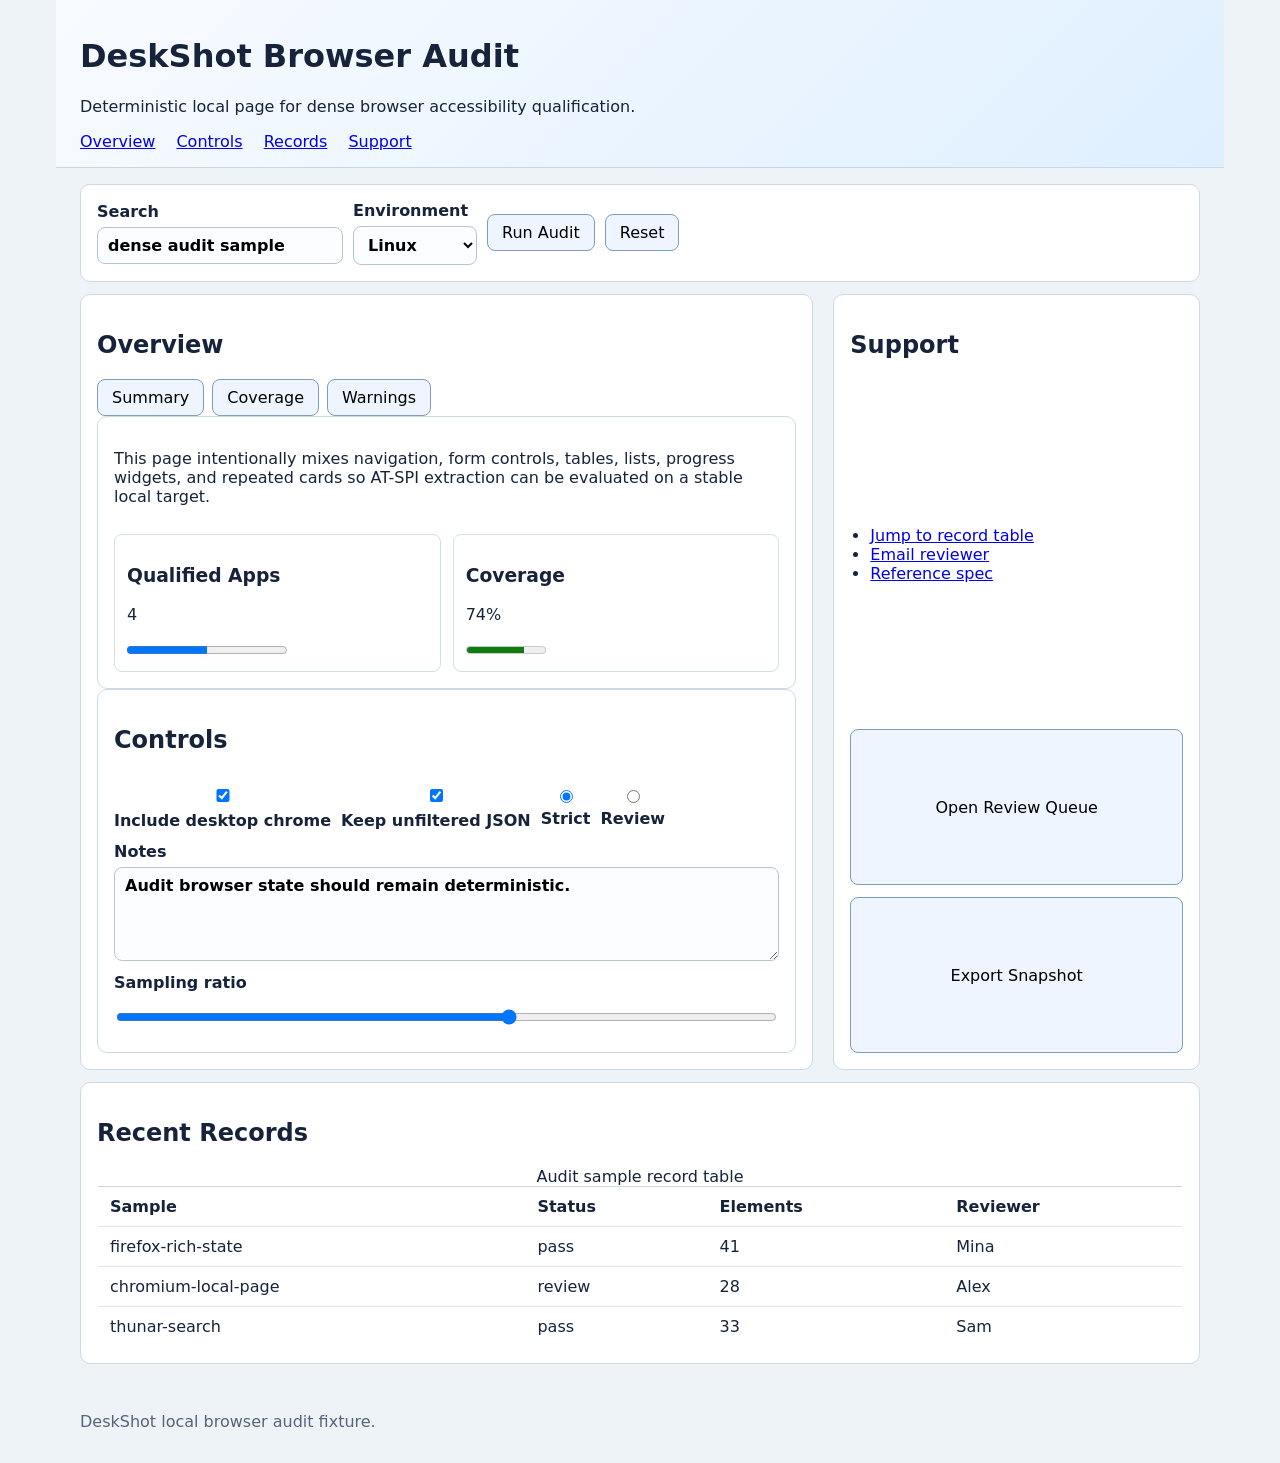
<file: assets/audit/browser_dense_probe.html>
<!DOCTYPE html>
<html lang="en">
  <head>
    <meta charset="utf-8" />
    <meta name="viewport" content="width=device-width, initial-scale=1" />
    <title>DeskShot Browser Audit</title>
    <style>
      :root {
        color-scheme: light;
        font-family: "DejaVu Sans", sans-serif;
      }
      body {
        margin: 0;
        background: #eef3f8;
        color: #17233b;
      }
      header,
      main,
      footer {
        max-width: 1120px;
        margin: 0 auto;
        padding: 16px 24px;
      }
      header {
        background: linear-gradient(135deg, #f8fbff, #dfefff);
        border-bottom: 1px solid #c5d7eb;
      }
      nav a {
        margin-right: 16px;
      }
      .layout {
        display: grid;
        grid-template-columns: 2fr 1fr;
        gap: 20px;
      }
      section,
      aside,
      article,
      form,
      table {
        background: #ffffff;
        border: 1px solid #cdd9e5;
        border-radius: 10px;
      }
      section,
      aside,
      article,
      form {
        padding: 16px;
      }
      .toolbar,
      .button-row,
      .filters {
        display: flex;
        flex-wrap: wrap;
        gap: 10px;
        align-items: center;
      }
      .stack {
        display: grid;
        gap: 12px;
      }
      label {
        display: grid;
        gap: 6px;
        font-weight: 600;
      }
      input,
      select,
      textarea,
      button,
      progress,
      meter {
        font: inherit;
      }
      input,
      select,
      textarea {
        padding: 8px 10px;
        border: 1px solid #b3c5d7;
        border-radius: 8px;
        background: #fbfdff;
      }
      button {
        padding: 8px 14px;
        border: 1px solid #7f9dbd;
        border-radius: 8px;
        background: #eef5ff;
      }
      table {
        width: 100%;
        border-collapse: collapse;
        overflow: hidden;
      }
      th,
      td {
        padding: 10px 12px;
        border-bottom: 1px solid #dce5ee;
        text-align: left;
      }
      ul {
        padding-left: 20px;
      }
      .tabs {
        display: flex;
        gap: 8px;
      }
      .cards {
        display: grid;
        grid-template-columns: repeat(2, minmax(180px, 1fr));
        gap: 12px;
      }
      .card {
        border: 1px solid #d3dee9;
        border-radius: 8px;
        padding: 12px;
      }
      footer {
        color: #55647a;
      }
    </style>
  </head>
  <body>
    <header>
      <h1>DeskShot Browser Audit</h1>
      <p>Deterministic local page for dense browser accessibility qualification.</p>
      <nav aria-label="Primary">
        <a href="#overview">Overview</a>
        <a href="#controls">Controls</a>
        <a href="#records">Records</a>
        <a href="#support">Support</a>
      </nav>
    </header>
    <main class="stack">
      <form aria-label="Search form">
        <div class="toolbar">
          <label>
            Search
            <input type="search" name="q" value="dense audit sample" />
          </label>
          <label>
            Environment
            <select name="environment">
              <option selected>Linux</option>
              <option>Windows</option>
              <option>macOS</option>
              <option>Ubuntu</option>
            </select>
          </label>
          <button type="button">Run Audit</button>
          <button type="reset">Reset</button>
        </div>
      </form>

      <div class="layout">
        <section id="overview" aria-labelledby="overview-heading">
          <h2 id="overview-heading">Overview</h2>
          <div class="tabs" role="tablist" aria-label="Audit tabs">
            <button role="tab" aria-selected="true">Summary</button>
            <button role="tab" aria-selected="false">Coverage</button>
            <button role="tab" aria-selected="false">Warnings</button>
          </div>
          <article class="stack">
            <p>
              This page intentionally mixes navigation, form controls, tables,
              lists, progress widgets, and repeated cards so AT-SPI extraction
              can be evaluated on a stable local target.
            </p>
            <div class="cards" aria-label="Metric cards">
              <div class="card">
                <h3>Qualified Apps</h3>
                <p>4</p>
                <progress value="4" max="8">4 of 8</progress>
              </div>
              <div class="card">
                <h3>Coverage</h3>
                <p>74%</p>
                <meter min="0" max="100" value="74">74%</meter>
              </div>
            </div>
          </article>

          <article id="controls" class="stack" aria-labelledby="controls-heading">
            <h2 id="controls-heading">Controls</h2>
            <div class="filters">
              <label><input type="checkbox" checked /> Include desktop chrome</label>
              <label><input type="checkbox" checked /> Keep unfiltered JSON</label>
              <label><input type="radio" name="mode" checked /> Strict</label>
              <label><input type="radio" name="mode" /> Review</label>
            </div>
            <label>
              Notes
              <textarea rows="4">Audit browser state should remain deterministic.</textarea>
            </label>
            <label>
              Sampling ratio
              <input type="range" min="0" max="100" value="60" />
            </label>
          </article>
        </section>

        <aside id="support" aria-labelledby="support-heading" class="stack">
          <h2 id="support-heading">Support</h2>
          <ul>
            <li><a href="#records">Jump to record table</a></li>
            <li><a href="mailto:deskshot@example.com">Email reviewer</a></li>
            <li><a href="https://example.com/spec">Reference spec</a></li>
          </ul>
          <button type="button">Open Review Queue</button>
          <button type="button">Export Snapshot</button>
        </aside>
      </div>

      <section id="records" aria-labelledby="records-heading">
        <h2 id="records-heading">Recent Records</h2>
        <table>
          <caption>Audit sample record table</caption>
          <thead>
            <tr>
              <th scope="col">Sample</th>
              <th scope="col">Status</th>
              <th scope="col">Elements</th>
              <th scope="col">Reviewer</th>
            </tr>
          </thead>
          <tbody>
            <tr>
              <td>firefox-rich-state</td>
              <td>pass</td>
              <td>41</td>
              <td>Mina</td>
            </tr>
            <tr>
              <td>chromium-local-page</td>
              <td>review</td>
              <td>28</td>
              <td>Alex</td>
            </tr>
            <tr>
              <td>thunar-search</td>
              <td>pass</td>
              <td>33</td>
              <td>Sam</td>
            </tr>
          </tbody>
        </table>
      </section>
    </main>
    <footer>
      <p>DeskShot local browser audit fixture.</p>
    </footer>
  </body>
</html>
</file>
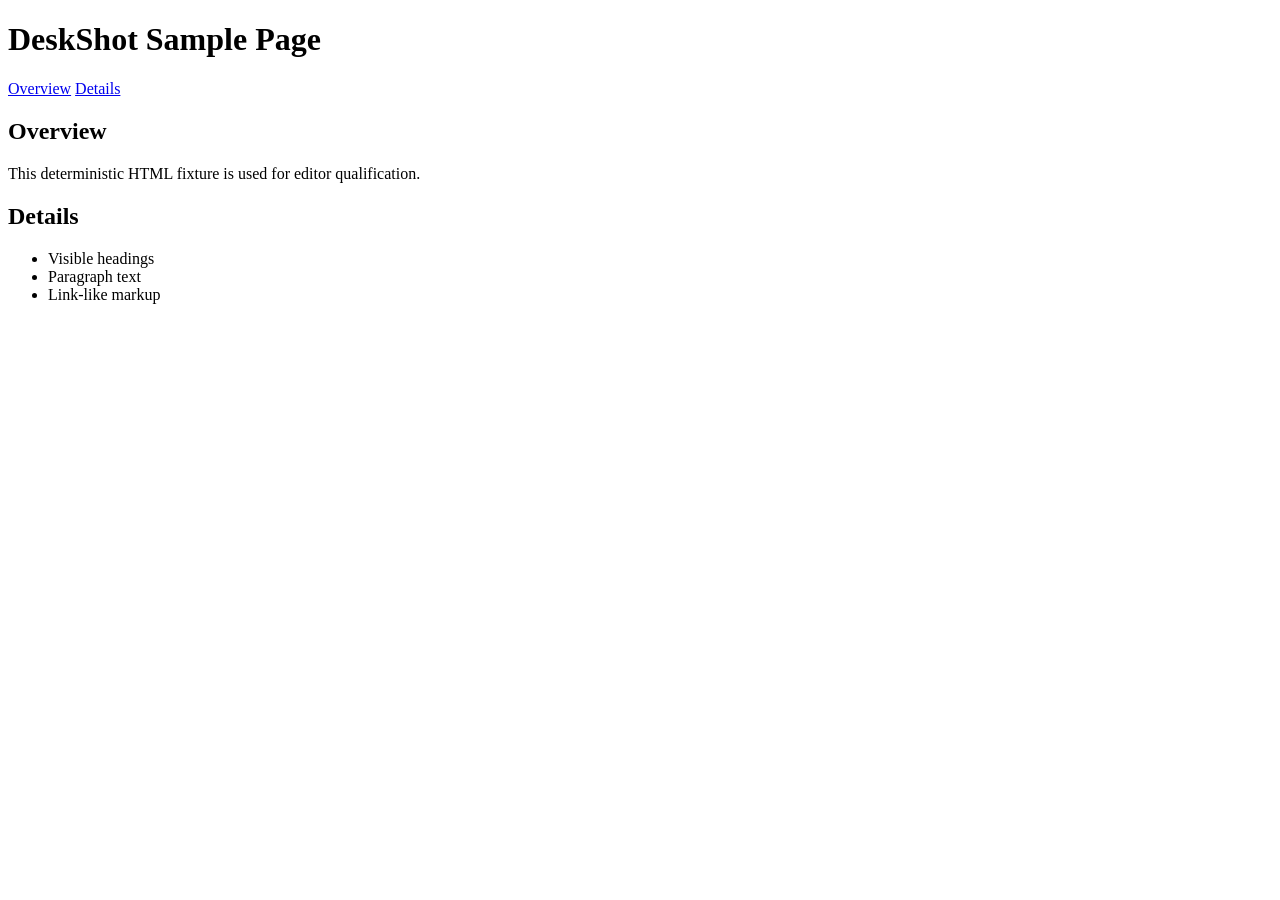
<file: assets/audit/sample_page.html>
<!DOCTYPE html>
<html lang="en">
  <head>
    <meta charset="utf-8" />
    <title>DeskShot Sample Page</title>
  </head>
  <body>
    <header>
      <h1>DeskShot Sample Page</h1>
      <nav>
        <a href="#overview">Overview</a>
        <a href="#details">Details</a>
      </nav>
    </header>
    <main>
      <section id="overview">
        <h2>Overview</h2>
        <p>This deterministic HTML fixture is used for editor qualification.</p>
      </section>
      <section id="details">
        <h2>Details</h2>
        <ul>
          <li>Visible headings</li>
          <li>Paragraph text</li>
          <li>Link-like markup</li>
        </ul>
      </section>
    </main>
  </body>
</html>
</file>
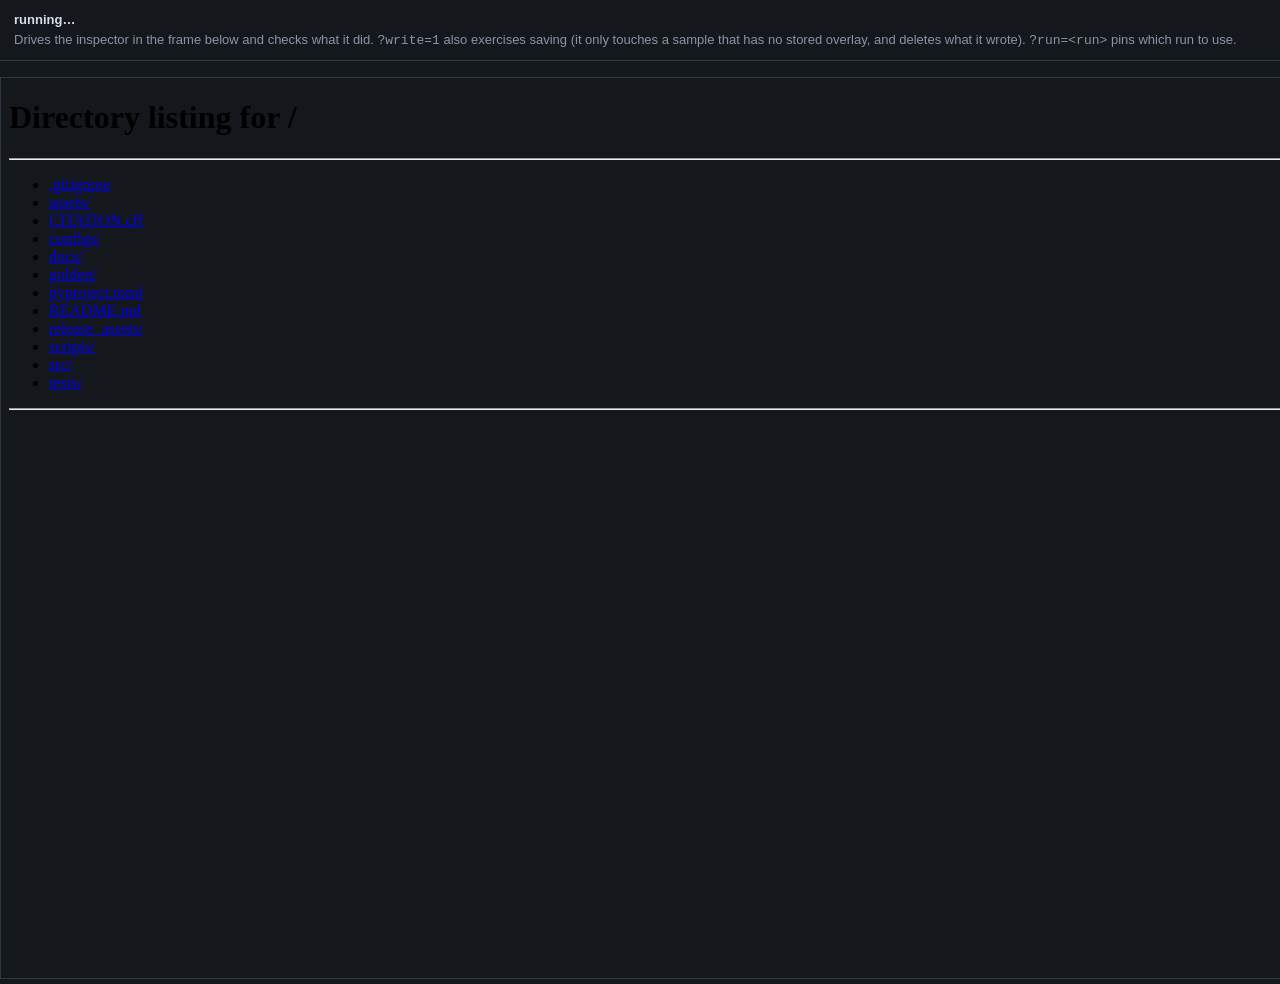
<file: src/deskshot/inspector/static/probe.html>
<!DOCTYPE html>
<html lang="en">
<head>
<meta charset="utf-8">
<title>DeskShot inspector - self check</title>
<style>
  body { margin: 0; font: 13px/1.5 -apple-system, "Segoe UI", Roboto, sans-serif;
         background: #14171c; color: #d8dee9; }
  header { padding: 10px 14px; border-bottom: 1px solid #2f3846; }
  #summary { font-weight: 600; }
  #summary.pass { color: #6fcf7f; }
  #summary.fail { color: #e07a7a; }
  ol { margin: 0; padding: 8px 14px 8px 34px; }
  li { margin: 2px 0; }
  li.pass::marker { color: #6fcf7f; }
  li.fail { color: #e07a7a; }
  li.skip { color: #8b95a5; }
  .detail { color: #8b95a5; }
  #frame { width: 1400px; height: 900px; border: 1px solid #2f3846; }
  code { font-family: ui-monospace, Menlo, Consolas, monospace; }
</style>
</head>
<body>

<header>
  <div id="summary">running…</div>
  <div class="detail">
    Drives the inspector in the frame below and checks what it did.
    <code>?write=1</code> also exercises saving (it only touches a sample that has
    no stored overlay, and deletes what it wrote).
    <code>?run=&lt;run&gt;</code> pins which run to use.
  </div>
</header>
<ol id="rows"></ol>
<iframe id="frame" src="/"></iframe>

<script>
/* A self-driving smoke test for the inspector UI.
 *
 * It exists because the interesting failures here are not in the request layer
 * - which `tests/test_inspector_app.py` covers - but in the browser: a tree
 * that renders nothing, a click that loads the wrong sample, an edit that never
 * reaches disk. Those need a real DOM and a real server.
 *
 * It is a page rather than a test script so it can be used both ways: open it
 * in a browser to watch the checks run, or let `tests/test_inspector_browser.py`
 * load it in headless Chromium and read the summary line out of the dumped DOM.
 * The page is same-origin with the app, so it can reach into the frame; that is
 * the whole trick, and the reason this is served from `/static/`.
 */
(function () {
"use strict";

var params = new URLSearchParams(location.search);
var WRITE = params.get("write") === "1";
var PINNED_RUN = params.get("run") || "";
var TIMEOUT = Number(params.get("timeout") || 20000);

var pass = 0, fail = 0, skip = 0;

function record(state, name, detail) {
  var li = document.createElement("li");
  li.className = state;
  li.textContent = state.toUpperCase() + "  " + name;
  if (detail) {
    var span = document.createElement("span");
    span.className = "detail";
    span.textContent = "  — " + detail;
    li.appendChild(span);
  }
  document.getElementById("rows").appendChild(li);
  if (state === "pass") pass += 1;
  else if (state === "fail") fail += 1;
  else skip += 1;
}

function check(name, condition, detail) {
  record(condition ? "pass" : "fail", name, detail);
  return !!condition;
}

function finish(note) {
  var summary = document.getElementById("summary");
  summary.className = fail ? "fail" : "pass";
  summary.textContent =
    "PROBE pass=" + pass + " fail=" + fail + " skip=" + skip + (note ? " (" + note + ")" : "");
  summary.setAttribute("data-done", "1");
}

function until(what, predicate) {
  var deadline = Date.now() + TIMEOUT;
  return new Promise(function (resolve, reject) {
    (function tick() {
      var value = null;
      try { value = predicate(); } catch (err) { value = null; }
      if (value) return resolve(value);
      if (Date.now() > deadline) return reject(new Error("timed out waiting for " + what));
      setTimeout(tick, 50);
    })();
  });
}

function settle(ms) {
  return new Promise(function (resolve) { setTimeout(resolve, ms || 400); });
}

var frame = document.getElementById("frame");
function doc() { return frame.contentDocument; }
function win() { return frame.contentWindow; }
function all(selector) {
  return Array.prototype.slice.call(doc().querySelectorAll(selector));
}
function fire(node, type, name, init) {
  // `new win().X(...)` binds `new` to the call, not the constructor.
  var W = win();
  node.dispatchEvent(new W[type](name, init));
}
function click(node) { fire(node, "MouseEvent", "click", { bubbles: true }); }

/* Selection goes through the viewer's own pointer handling rather than a
   shortcut into its state, because that path - hit test, cycle, select - is
   exactly what a regression would break. */
function clickBox(box) {
  var rect = box.getBoundingClientRect();
  var wrap = doc().getElementById("stage-wrap");
  var at = { clientX: rect.left + rect.width / 2, clientY: rect.top + rect.height / 2,
             bubbles: true, button: 0, pointerId: 1 };
  fire(wrap, "PointerEvent", "pointerdown", at);
  fire(wrap, "PointerEvent", "pointerup", at);
}

function runNodes() {
  return all("#tree .tnode[data-run-node]");
}

function activeSample() {
  return doc().querySelector("#tree .sample.active");
}

var story = Promise.resolve();
function step(fn) { story = story.then(fn); return story; }

// ---------------------------------------------------------------- the story

var state = {};

step(function () {
  return until("the app to boot", function () {
    return doc() && doc().getElementById("tree");
  });
});

step(function () {
  return until("the run tree", function () {
    var rows = all("#tree .tnode[data-path]");
    return rows.length ? rows : null;
  }).then(function (rows) {
    check("tree renders folders", rows.length > 0, rows.length + " rows");
  });
});

step(function () {
  if (!PINNED_RUN) return null;
  // Navigating by hash is the documented way to address a sample, so use it.
  win().location.hash = PINNED_RUN + "|";
  win().location.reload();
  return until("the pinned run to load", function () {
    return doc() && doc().getElementById("tree") &&
           doc().getElementById("run-label").textContent === PINNED_RUN;
  });
});

step(function () {
  return until("a sample to load by itself", function () {
    return all("#boxes .box").length ? true : null;
  }).then(function () {
    var label = doc().getElementById("run-label").textContent;
    state.run = label;
    check("opening a run loads its first sample", !!label && !!activeSample(),
          label + " · " + all("#boxes .box").length + " boxes");
  });
});

step(function () {
  return until("sample rows", function () {
    var rows = all("#tree .sample");
    return rows.length ? rows : null;
  }).then(function (rows) {
    state.rows = rows;
    check("samples appear as leaves under their run", rows.length > 0,
          rows.length + " samples in " + state.run);
  });
});

function otherRuns() {
  return runNodes().filter(function (row) { return row.dataset.path !== state.run; });
}

/* The race needs a second run to race against, and a freshly loaded tree may
   have none visible: every other run can be one folder down. Open folders until
   one surfaces. Folders cost nothing to expand - only runs fetch. */
step(function () {
  if (otherRuns().length) return null;
  all("#tree .tnode:not([data-run-node])").filter(function (row) {
    return state.run.indexOf(row.dataset.path) !== 0;
  }).slice(0, 5).forEach(click);
  return settle(200);
});

/* The regression this exists for: a click that lands while another run is
   loading used to be overridden by that run's auto-load of its first sample. */
step(function () {
  var rows = all("#tree .sample");
  var other = otherRuns()[0];
  if (rows.length < 2 || !other) {
    record("skip", "a click beats a racing run auto-load",
           rows.length < 2 ? "only one sample" : "no second run to race against");
    return;
  }
  var wanted = rows[1].dataset.stem;
  click(other);                     // starts a run listing, which will auto-load
  click(rows[1]);                   // and this must win
  return settle(1200).then(function () {
    return until("the clicked sample", function () {
      var active = activeSample();
      return active && active.dataset.stem === wanted ? active : null;
    }).then(function (active) {
      check("a click beats a racing run auto-load",
            active.dataset.stem === wanted && active.dataset.run === state.run,
            "landed on " + active.dataset.stem.slice(0, 22));
      state.stem = wanted;
    }, function (err) {
      var active = activeSample();
      check("a click beats a racing run auto-load", false,
            (active ? "landed on " + active.dataset.stem : String(err.message)));
    });
  });
});

step(function () {
  return until("boxes for the clicked sample", function () {
    return all("#boxes .box").length ? true : null;
  }).then(function () {
    check("clicking a sample loads it", all("#boxes .box").length > 0,
          all("#boxes .box").length + " boxes");
  });
});

step(function () {
  var before = all("#tree .tnode[data-path]").length;
  var box = doc().getElementById("sample-filter");
  var name = state.run.split("/")[0];
  box.value = name;
  fire(box, "Event", "input", {});
  return settle(200).then(function () {
    var rows = all("#tree .tnode");
    // The root carries an empty path and is the ancestor of everything, so it
    // survives every filter by construction; only named folders can be
    // off-target.
    var offTarget = rows.filter(function (row) {
      var path = row.dataset.path || "";
      return path !== "" && path.indexOf(name) !== 0;
    });
    check("the filter narrows the tree to matching folders",
          rows.length > 0 && rows.length < before && offTarget.length === 0,
          rows.length + " of " + before + " rows kept" +
          (offTarget.length
            ? "; off-target: " + offTarget.map(function (r) {
                return r.dataset.path;
              }).join(", ")
            : ""));
    box.value = "";
    fire(box, "Event", "input", {});
  });
});

step(function () {
  var open = all("#tree .sample").length;
  var active = activeSample();
  var run = active && active.dataset.run;
  var stem = active && active.dataset.stem;
  click(doc().getElementById("collapse-all"));
  return settle(200).then(function () {
    var collapsed = all("#tree .sample").length;
    click(doc().getElementById("reveal"));
    return settle(400).then(function () {
      // `reveal` is scoped to the open sample by design ("expand the folders
      // around the open sample"), so the contract is that its own run comes
      // back - not every leaf that happened to be expanded beforehand.
      var back = all("#tree .sample");
      var mine = back.filter(function (r) { return r.dataset.run === run; });
      var found = back.some(function (r) { return r.dataset.stem === stem; });
      check("collapse hides the leaves and reveal brings back the open sample's run",
            open > 0 && collapsed === 0 && mine.length > 0 && found,
            open + " → " + collapsed + " → " + back.length +
            " (" + mine.length + " in " + run + ", open sample " +
            (found ? "present" : "MISSING") + ")");
    });
  });
});

// --------------------------------------------------------------- screentag

/* The tag pane and the image are supposed to be two views of one list. What
   can break silently is the alignment: a rendering that drops a character, or a
   span index that is off by one element, still lights *a* block up for every
   box and would quietly attribute one widget's markup to its neighbour. So
   every check here names the element it expects on both sides. */

function boxFor(key) {
  return all("#boxes .box").filter(function (node) { return node.dataset.key === key; })[0];
}

function blockNode(index) {
  return doc().querySelector('#tag-code [data-block="' + index + '"]');
}

step(function () {
  click(doc().querySelector('.tabs button[data-tab="screentag"]'));
  return until("the tag pane", function () {
    return doc().getElementById("tag-code");
  }).then(function () {
    var active = activeSample();
    return fetch("/api/screentag?run=" + encodeURIComponent(active.dataset.run) +
                 "&stem=" + encodeURIComponent(active.dataset.stem) + "&spans=1")
      .then(function (r) { return r.json(); })
      .then(function (body) {
        state.tag = body;
        state.linked = body.spans.filter(function (span) { return span.key; });
        check("the rendered tag is the file, character for character",
              doc().getElementById("tag-code").textContent === body.text,
              body.text.length + " chars · " + body.spans.length + " blocks · " +
              body.stats.matched + " linked");
      });
  }, function (err) {
    check("the screentag pane renders", false, String(err.message));
  });
});

step(function () {
  if (!state.tag) return null;
  var span = state.linked[state.linked.length - 1];
  state.first = span;
  click(blockNode(state.tag.spans.indexOf(span)));
  return settle(200).then(function () {
    var box = doc().querySelector("#boxes .box.selected");
    check("a block in the tag selects the box it was serialized from",
          !!box && box.dataset.key === span.key,
          "<" + span.tag + "> → " + (box ? box.dataset.key : "nothing selected") +
          ", wanted " + span.key);
  });
});

/* The visible proof that the link is the right way round: the block's own
   `<loc_>` tokens, decoded, have to land on the rect of the element the panel
   is showing - not merely on *some* element. */
step(function () {
  if (!state.tag || !state.first) return null;
  var span = state.first;
  var panel = doc().getElementById("tag-block").textContent;
  var box = boxFor(span.key);
  var rect = box ? {
    x: parseFloat(box.style.left), y: parseFloat(box.style.top),
    w: parseFloat(box.style.width), h: parseFloat(box.style.height)
  } : null;
  var cell = state.tag.viewport.width / state.tag.grid;
  var cellY = state.tag.viewport.height / state.tag.grid;
  var close = rect && Math.abs(rect.x - span.rect.x) <= cell &&
              Math.abs(rect.y - span.rect.y) <= cellY &&
              Math.abs((rect.x + rect.w) - (span.rect.x + span.rect.w)) <= 2 * cell &&
              Math.abs((rect.y + rect.h) - (span.rect.y + span.rect.h)) <= 2 * cellY;
  check("the block's loc tokens decode onto that same box",
        !!close && panel.indexOf(span.rect.x + "," + span.rect.y) >= 0,
        "loc " + span.loc.join(",") + " → " +
        (span.rect.x + "," + span.rect.y + " " + span.rect.w + "×" + span.rect.h) +
        " vs box " + (rect ? rect.x + "," + rect.y + " " + rect.w + "×" + rect.h : "none"));
});

step(function () {
  if (!state.tag) return null;
  // A child block, so the click lands on a box the window's own box overlaps -
  // the innermost-wins rule has to hold on both sides.
  var span = state.linked.filter(function (item) { return item.depth > 0; })[0] || state.linked[0];
  var index = state.tag.spans.indexOf(span);
  var box = boxFor(span.key);
  if (!box) { record("skip", "selecting a box reveals its block", "no box for " + span.key); return; }
  clickBox(box);
  return settle(250).then(function () {
    var active = doc().querySelector("#tag-code .tgb.active");
    check("selecting a box in the image reveals its block in the tag",
          !!active && Number(active.dataset.block) === index,
          span.key + " → block " + (active ? active.dataset.block : "none") +
          ", wanted " + index);
  });
});

step(function () {
  if (!state.tag) return null;
  var selected = doc().querySelector("#boxes .box.selected");
  var chosen = selected && selected.dataset.key;
  var span = state.linked.filter(function (item) { return item.key !== chosen; })[0];
  if (!span) { record("skip", "hovering a block flashes its box", "only one linked block"); return; }
  fire(blockNode(state.tag.spans.indexOf(span)), "MouseEvent", "mouseover", { bubbles: true });
  return settle(150).then(function () {
    var peeked = all("#boxes .box.peek");
    check("hovering a block flashes its box without taking the selection",
          peeked.length === 1 && peeked[0].dataset.key === span.key &&
          doc().querySelector("#boxes .box.selected").dataset.key === chosen,
          peeked.length + " peeked, selection still " + chosen);
  });
});

// ------------------------------------------------------------------- edits

step(function () {
  if (!WRITE) { record("skip", "an edit round-trips", "pass ?write=1 to include it"); return; }
  var sample = activeSample();
  state.run = sample.dataset.run;
  state.stem = sample.dataset.stem;
  return fetch("/api/sample?run=" + encodeURIComponent(state.run) +
               "&stem=" + encodeURIComponent(state.stem) + "&view=leaf")
    .then(function (r) { return r.json(); })
    .then(function (body) {
      if (body.overlay) {
        record("skip", "an edit round-trips",
               "this sample already has a stored overlay; refusing to touch it");
        state.skipWrite = true;
      }
    });
});

step(function () {
  if (!WRITE || state.skipWrite) return null;
  win().confirm = function () { return true; };   // "discard unsaved edits?"
  var edit = doc().getElementById("edit-mode");
  edit.checked = true;
  fire(edit, "Event", "change", {});

  var boxes = all("#boxes .box");
  clickBox(boxes[boxes.length - 1]);
  return until("an element panel", function () {
    return doc().querySelector('#tab-element input[data-field="role"]');
  }).then(function (input) {
    state.role = "probe-role-" + Date.now().toString(36);
    input.value = state.role;
    fire(input, "Event", "change", {});
    return until("the edit to register", function () {
      return doc().getElementById("save").disabled === false;
    });
  });
});

step(function () {
  if (!WRITE || state.skipWrite) return null;
  click(doc().getElementById("save"));
  return until("the save to land", function () {
    var status = doc().getElementById("status");
    return status.className.indexOf("saved") >= 0 ? status.textContent : null;
  }).then(function (text) {
    check("saving an edit reports success", true, text.slice(0, 60));
  }, function (err) {
    check("saving an edit reports success", false, String(err.message));
  });
});

step(function () {
  if (!WRITE || state.skipWrite) return null;
  // Reload the sample from the server and look for the edit in what comes back.
  return fetch("/api/sample?run=" + encodeURIComponent(state.run) +
               "&stem=" + encodeURIComponent(state.stem) + "&view=leaf")
    .then(function (r) { return r.json(); })
    .then(function (body) {
      var hit = (body.elements || []).filter(function (element) {
        return element.role === state.role;
      });
      check("an edit round-trips through the server", hit.length === 1,
            hit.length + " element(s) with the new role");
      check("the overlay carries a version for compare-and-set",
            !!body.overlay_version, String(body.overlay_version));
      state.version = body.overlay_version;
    });
});

step(function () {
  if (!WRITE || state.skipWrite || !state.version) return null;
  // A second editor's save, built on the version before ours, must be refused.
  return fetch("/api/overlay", {
    method: "POST", headers: { "Content-Type": "application/json" },
    body: JSON.stringify({ run: state.run, stem: state.stem, view: "leaf",
                           base_version: null, mark: { status: "rejected" } })
  }).then(function (r) {
    check("a save built on a stale version is refused", r.status === 409,
          "HTTP " + r.status);
  });
});

step(function () {
  if (!WRITE || state.skipWrite) return null;
  return fetch("/api/overlay?run=" + encodeURIComponent(state.run) +
               "&stem=" + encodeURIComponent(state.stem) + "&view=leaf",
               { method: "DELETE" })
    .then(function (r) { return r.json(); })
    .then(function (body) {
      check("the probe cleans up after itself", body.removed === true, body.path || "");
    });
});

story.then(function () { finish(); }, function (err) {
  record("fail", "the probe itself", String(err && err.message ? err.message : err));
  finish("aborted");
});

})();
</script>
</body>
</html>
</file>
